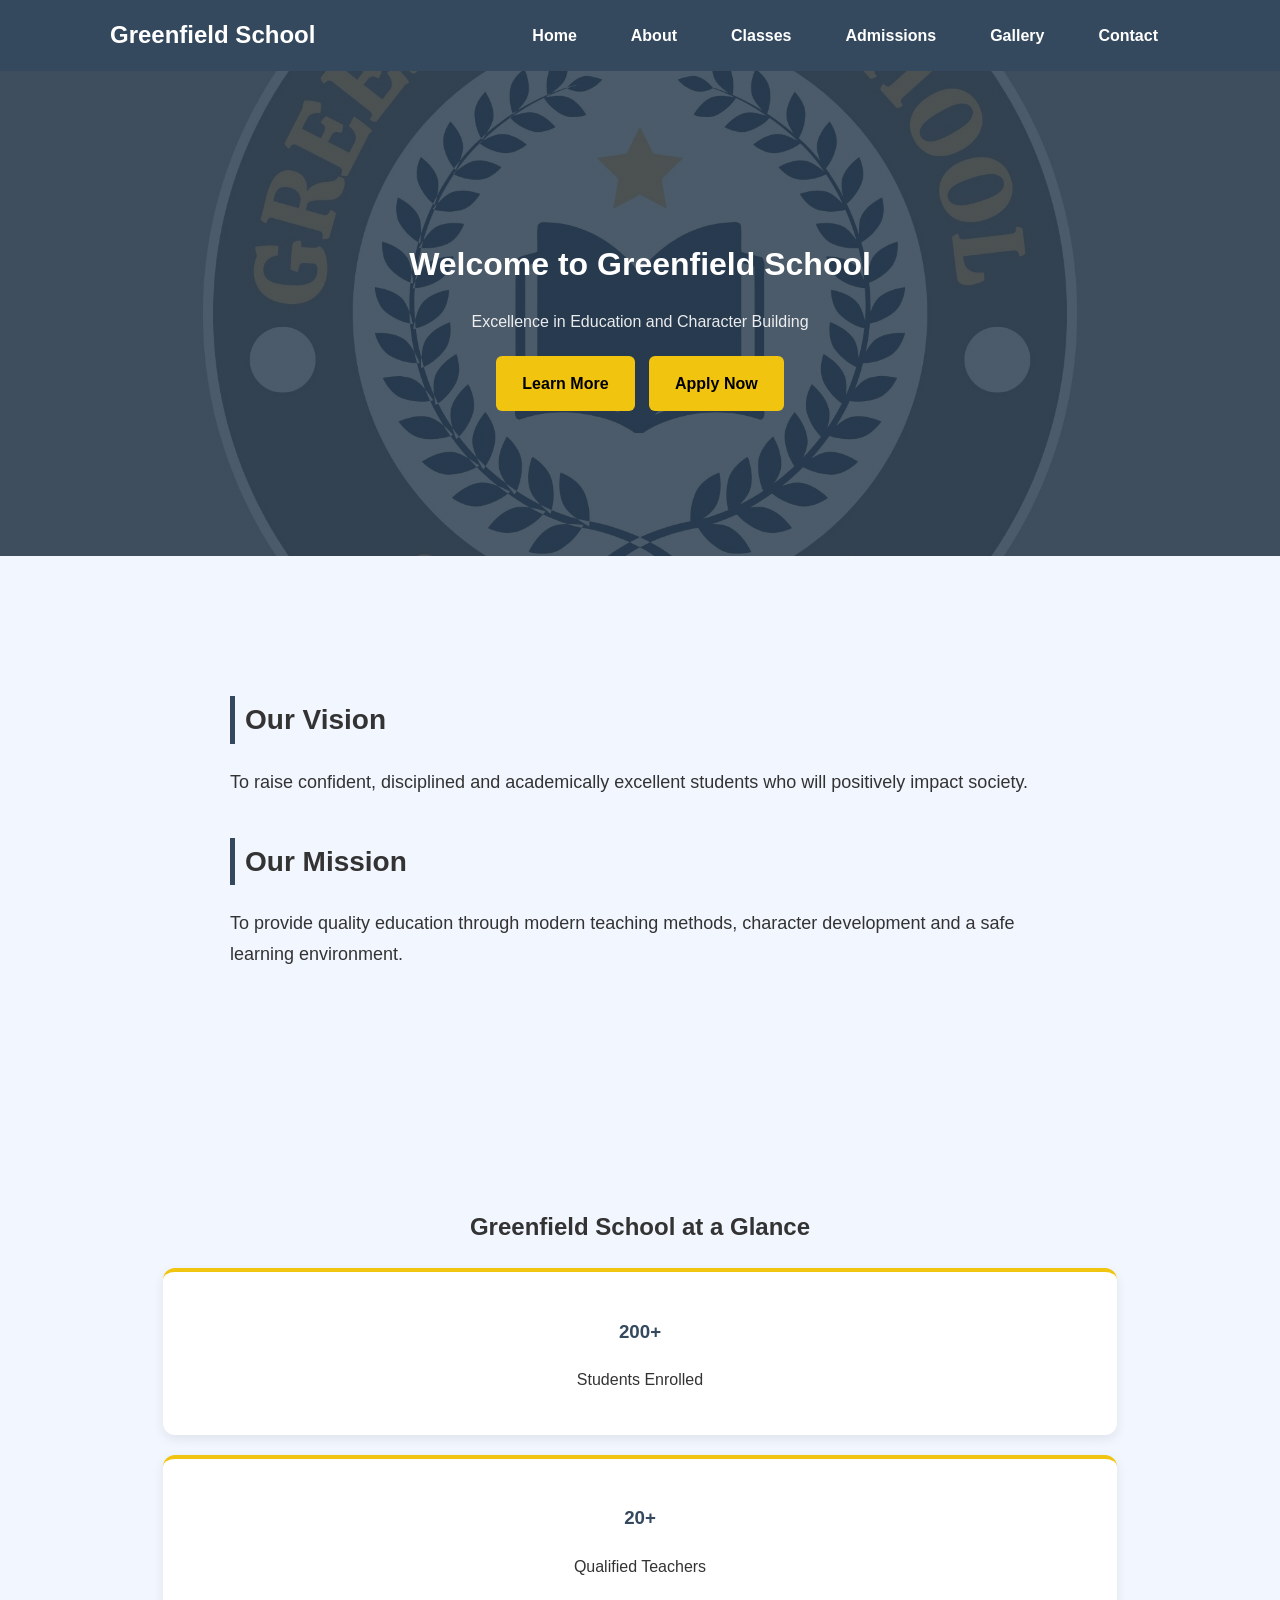
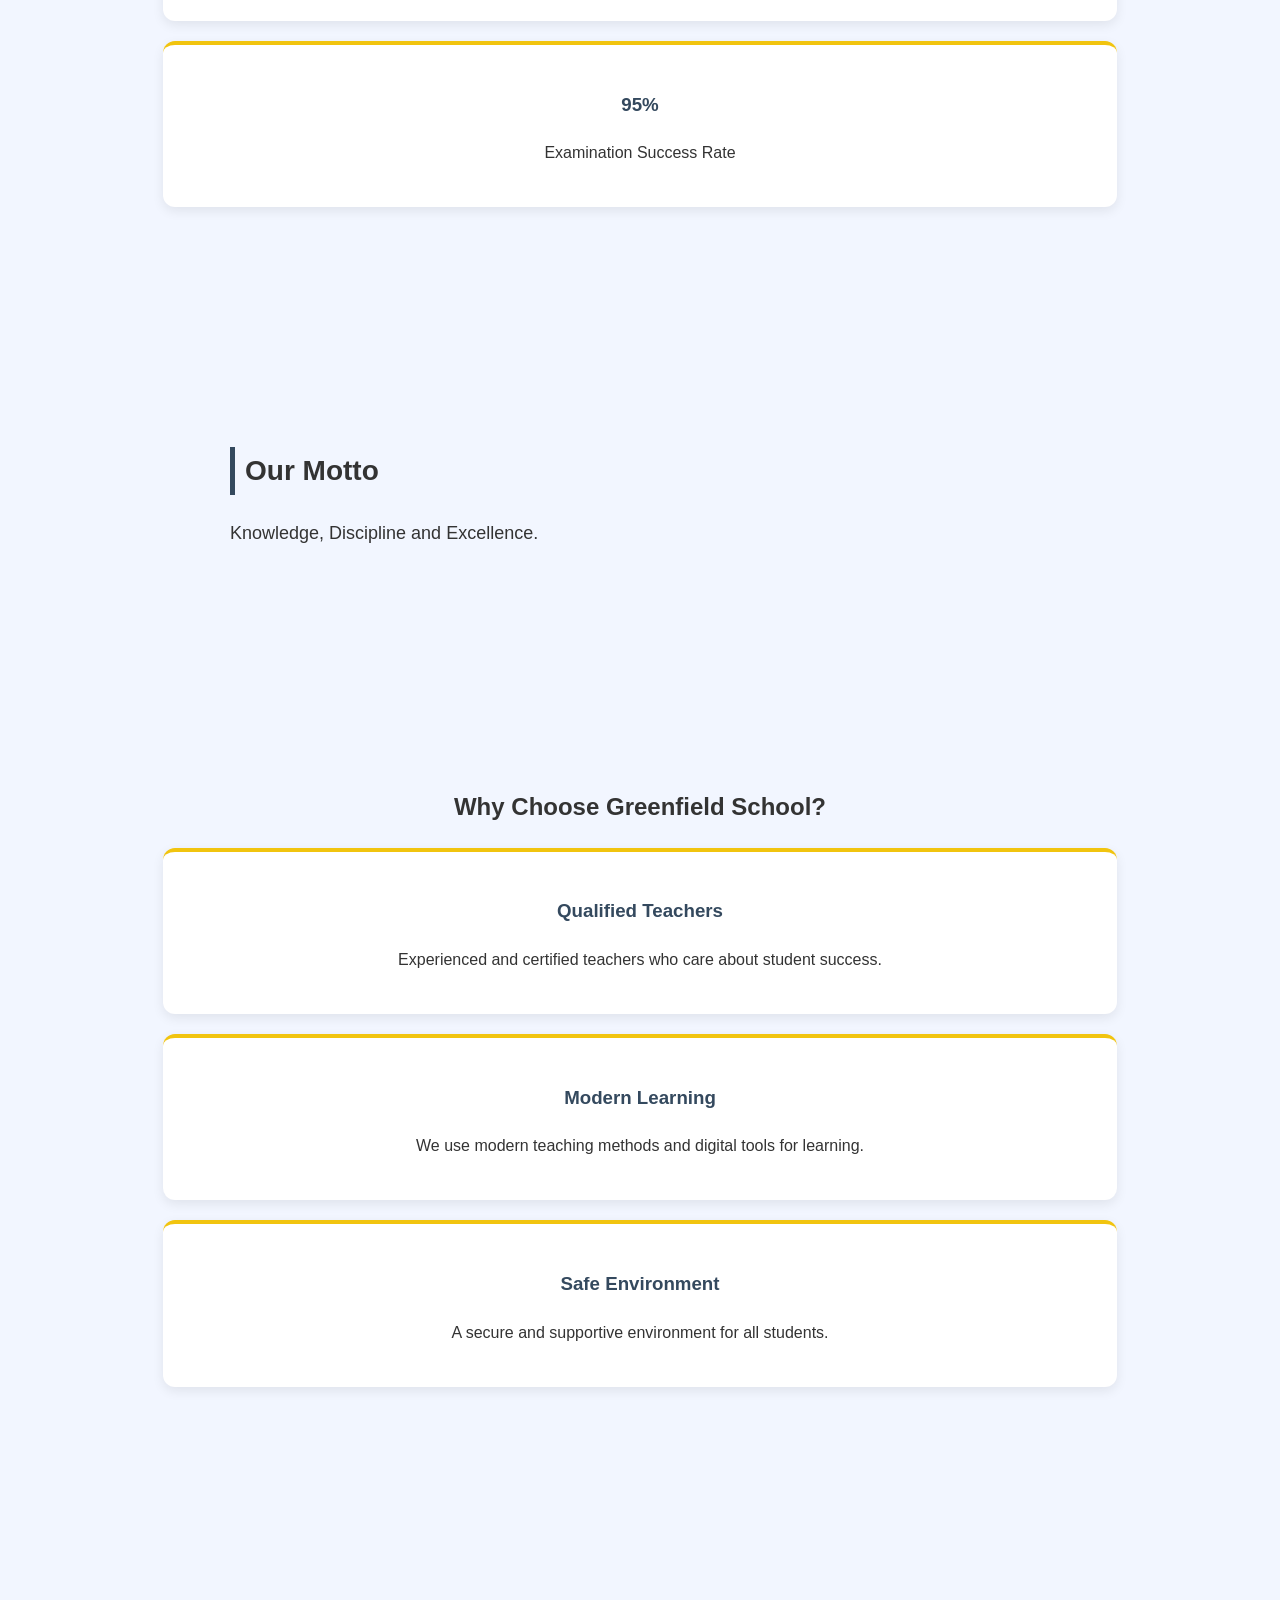
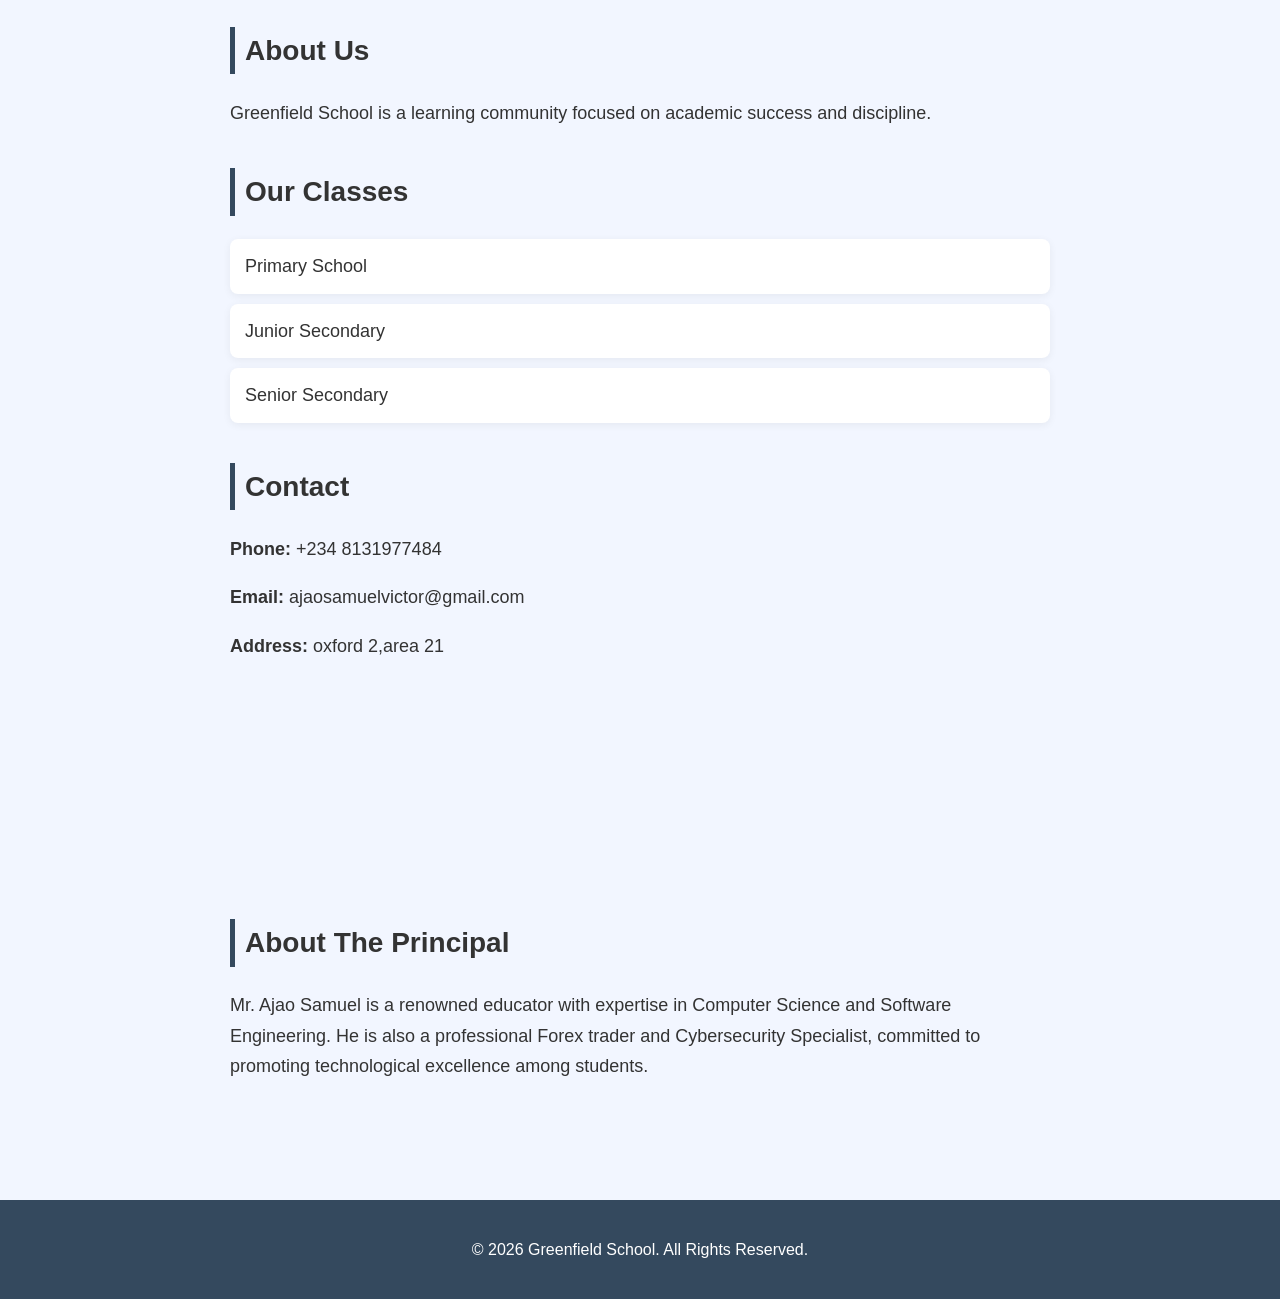
<file: index.html>
<!DOCTYPE html>
<html>
  <head>
    <meta charset="UTF-8">
    <meta name="viewport" content="width=device-width, initial-scale=1.0">
    <title>Greenfield School</title>
    <link rel="stylesheet" href="style.css">
  </head>

<body>

  <nav>
    <div class="container">
  
      <h2 class="logo">Greenfield School</h2>
  
      <ul>
        <li><a href="index.html">Home</a></li>
        <li><a href="about.html">About</a></li>
        <li><a href="classes.html">Classes</a></li>
        <li><a href="admissions.html">Admissions</a></li>
        <li><a href="gallery.html">Gallery</a></li>
        <li><a href="contact.html">Contact</a></li>
      </ul>
  
    </div>
  </nav>

<section class="hero">
  <div class="container">

    <h1>Welcome to Greenfield School</h1>
    <p>Excellence in Education and Character Building</p>

    <a href="about.html" class="btn">Learn More</a>
    <a href="admissions.html" class="btn">Apply Now</a>

  </div>
</section>
<section class="content">
  <div class="container">

    <h2>Our Vision</h2>
    <p>
      To raise confident, disciplined and academically excellent students
      who will positively impact society.
    </p>

    <h2>Our Mission</h2>
    <p>
      To provide quality education through modern teaching methods,
      character development and a safe learning environment.
    </p>

  </div>
</section>
<section class="features">
  <div class="container">

    <h2>Greenfield School at a Glance</h2>

    <div class="feature-row">

      <div class="feature-box">
        <h3>200+</h3>
        <p>Students Enrolled</p>
      </div>

      <div class="feature-box">
        <h3>20+</h3>
        <p>Qualified Teachers</p>
      </div>

      <div class="feature-box">
        <h3>95%</h3>
        <p>Examination Success Rate</p>
      </div>

    </div>

  </div>
</section>

<section class="content">
  <div class="container">
    <h2>Our Motto</h2>
    <p>
      Knowledge, Discipline and Excellence.
    </p>
  </div>
</section>

<section class="features">
  <div class="container">

    <h2>Why Choose Greenfield School?</h2>

    <div class="feature-row">

      <div class="feature-box">
        <h3>Qualified Teachers</h3>
        <p>Experienced and certified teachers who care about student success.</p>
      </div>

      <div class="feature-box">
        <h3>Modern Learning</h3>
        <p>We use modern teaching methods and digital tools for learning.</p>
      </div>

      <div class="feature-box">
        <h3>Safe Environment</h3>
        <p>A secure and supportive environment for all students.</p>
      </div>

    </div>

  </div>
</section>

<section class="content">
  <div class="container">

    <h2>About Us</h2>
    <p>Greenfield School is a learning community focused on academic success and discipline.</p>

    <h2>Our Classes</h2>
    <ul>
      <li>Primary School</li>
      <li>Junior Secondary</li>
      <li>Senior Secondary</li>
    </ul>

    <h2>Contact</h2>

<p><strong>Phone:</strong> +234 8131977484</p>

<p><strong>Email:</strong> ajaosamuelvictor@gmail.com</p>

<p><strong>Address:</strong> oxford 2,area 21</p>

  </div>
</section>

<section class="content">
  <div class="container">

    <h2>About The Principal</h2>
<p>
  Mr. Ajao Samuel is a renowned educator with expertise in Computer Science and Software Engineering.
  He is also a professional Forex trader and Cybersecurity Specialist, committed to promoting
  technological excellence among students.
</p>

  </div>
</section>
<footer>
  <div class="container">
    <p>&copy; 2026 Greenfield School. All Rights Reserved.</p>
  </div>
</footer>


</body>
</html>
</file>
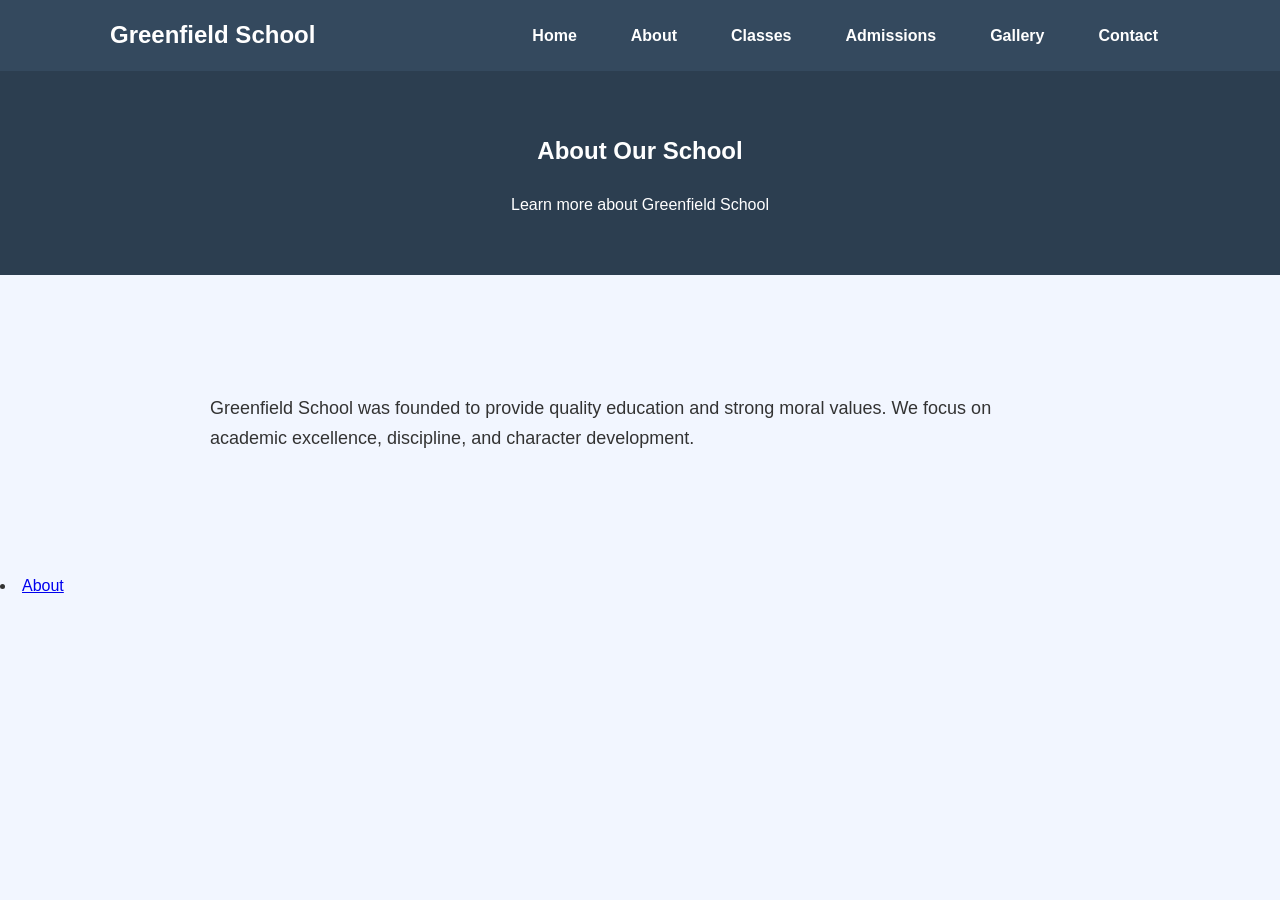
<file: about.html>
<!DOCTYPE html>
<html>
<head>
  <title>About Us - Greenfield School</title>
  <link rel="stylesheet" href="style.css">
</head>
<body>

  <nav>
    <div class="container">
  
      <h2 class="logo">Greenfield School</h2>
  
      <ul>
        <li><a href="index.html">Home</a></li>
        <li><a href="about.html">About</a></li>
        <li><a href="classes.html">Classes</a></li>
        <li><a href="admissions.html">Admissions</a></li>
        <li><a href="gallery.html">Gallery</a></li>
        <li><a href="contact.html">Contact</a></li>
      </ul>
  
    </div>
  </nav>

<section class="page-header">
  <h1>About Our School</h1>
  <p>Learn more about Greenfield School</p>
</section>

<section class="content">
  <p>
    Greenfield School was founded to provide quality education and strong moral values.
    We focus on academic excellence, discipline, and character development.
  </p>
</section>
<li><a href="about.html" class="active">About</a></li>

</body>
</html>
</file>
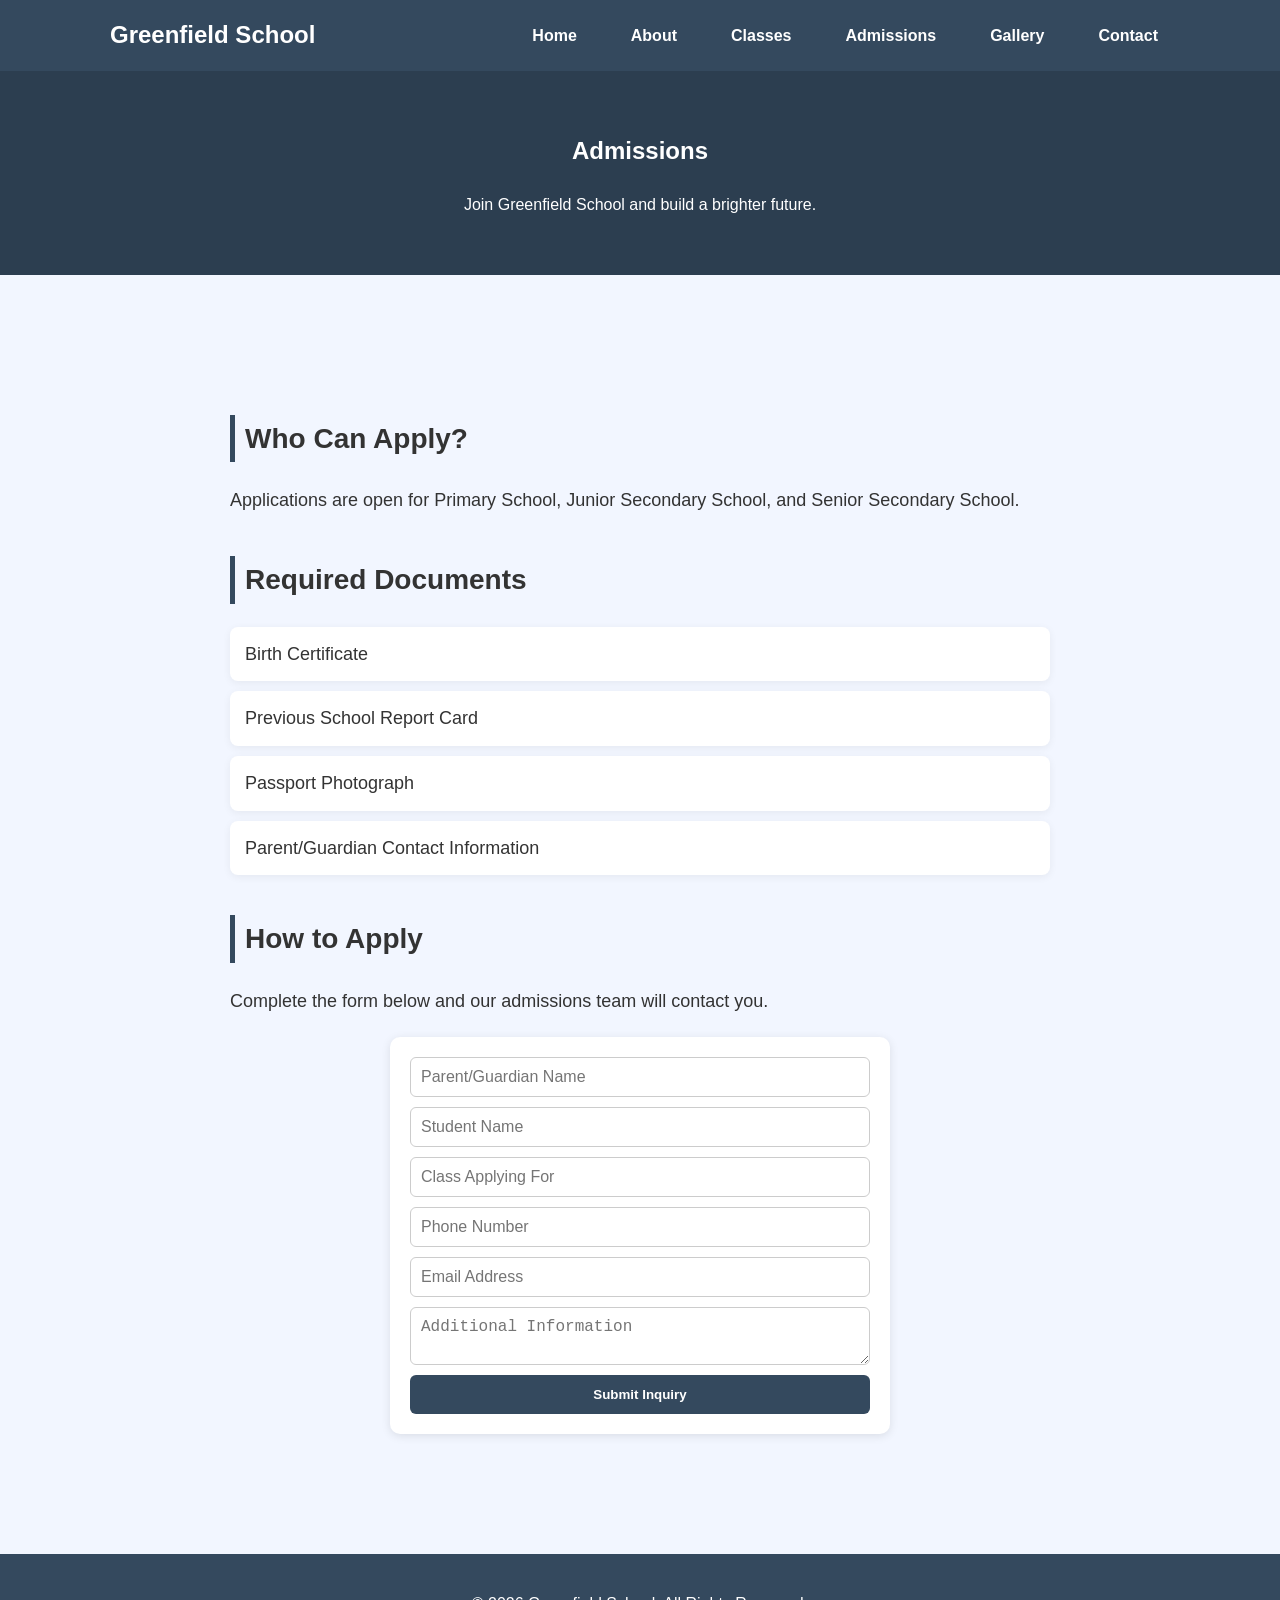
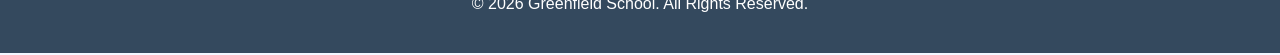
<file: admissions.html>
<!DOCTYPE html>
<html>
<head>
  <meta charset="UTF-8">
  <meta name="viewport" content="width=device-width, initial-scale=1.0">
  <title>Admissions - Greenfield School</title>
  <link rel="stylesheet" href="style.css">
</head>
<body>

    <nav>
        <div class="container">
      
          <h2 class="logo">Greenfield School</h2>
      
          <ul>
            <li><a href="index.html">Home</a></li>
            <li><a href="about.html">About</a></li>
            <li><a href="classes.html">Classes</a></li>
            <li><a href="admissions.html">Admissions</a></li>
            <li><a href="gallery.html">Gallery</a></li>
            <li><a href="contact.html">Contact</a></li>
          </ul>
      
        </div>
      </nav>

<section class="page-header">
  <div class="container">
    <h1>Admissions</h1>
    <p>Join Greenfield School and build a brighter future.</p>
  </div>
</section>

<section class="content">
  <div class="container">

    <h2>Who Can Apply?</h2>
    <p>
      Applications are open for Primary School,
      Junior Secondary School, and Senior Secondary School.
    </p>

    <h2>Required Documents</h2>
    <ul>
      <li>Birth Certificate</li>
      <li>Previous School Report Card</li>
      <li>Passport Photograph</li>
      <li>Parent/Guardian Contact Information</li>
    </ul>

    <h2>How to Apply</h2>

<p>
  Complete the form below and our admissions team will contact you.
</p>

<form class="contact-form">

  <input type="text" placeholder="Parent/Guardian Name" required>

  <input type="text" placeholder="Student Name" required>

  <input type="text" placeholder="Class Applying For" required>

  <input type="tel" placeholder="Phone Number" required>

  <input type="email" placeholder="Email Address">

  <textarea placeholder="Additional Information"></textarea>

  <button type="submit">Submit Inquiry</button>

</form>

  </div>
</section>

<footer>
  <div class="container">
    <p>&copy; 2026 Greenfield School. All Rights Reserved.</p>
  </div>
</footer>

</body>
</html>
</file>
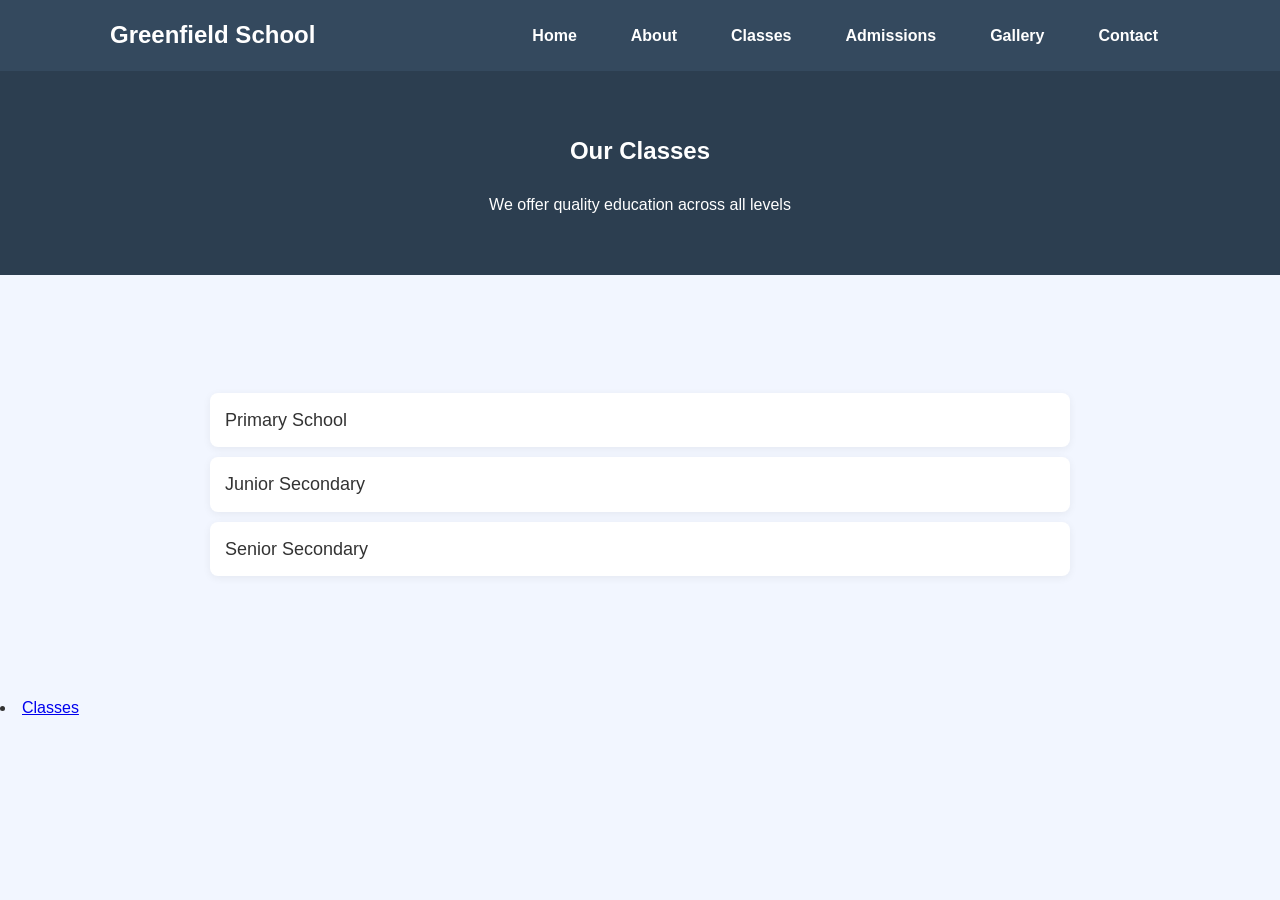
<file: classes.html>
<!DOCTYPE html>
<html>
<head>
  <title>Classes - Greenfield School</title>
  <link rel="stylesheet" href="style.css">
</head>
<body>

  <nav>
    <div class="container">
  
      <h2 class="logo">Greenfield School</h2>
  
      <ul>
        <li><a href="index.html">Home</a></li>
        <li><a href="about.html">About</a></li>
        <li><a href="classes.html">Classes</a></li>
        <li><a href="admissions.html">Admissions</a></li>
        <li><a href="gallery.html">Gallery</a></li>
        <li><a href="contact.html">Contact</a></li>
      </ul>
  
    </div>
  </nav>

<section class="page-header">
  <h1>Our Classes</h1>
  <p>We offer quality education across all levels</p>
</section>

<section class="content">
  <ul>
    <li>Primary School</li>
    <li>Junior Secondary</li>
    <li>Senior Secondary</li>
  </ul>
</section>
<li><a href="classes.html" class="active">Classes</a></li>

</body>
</html>
</file>
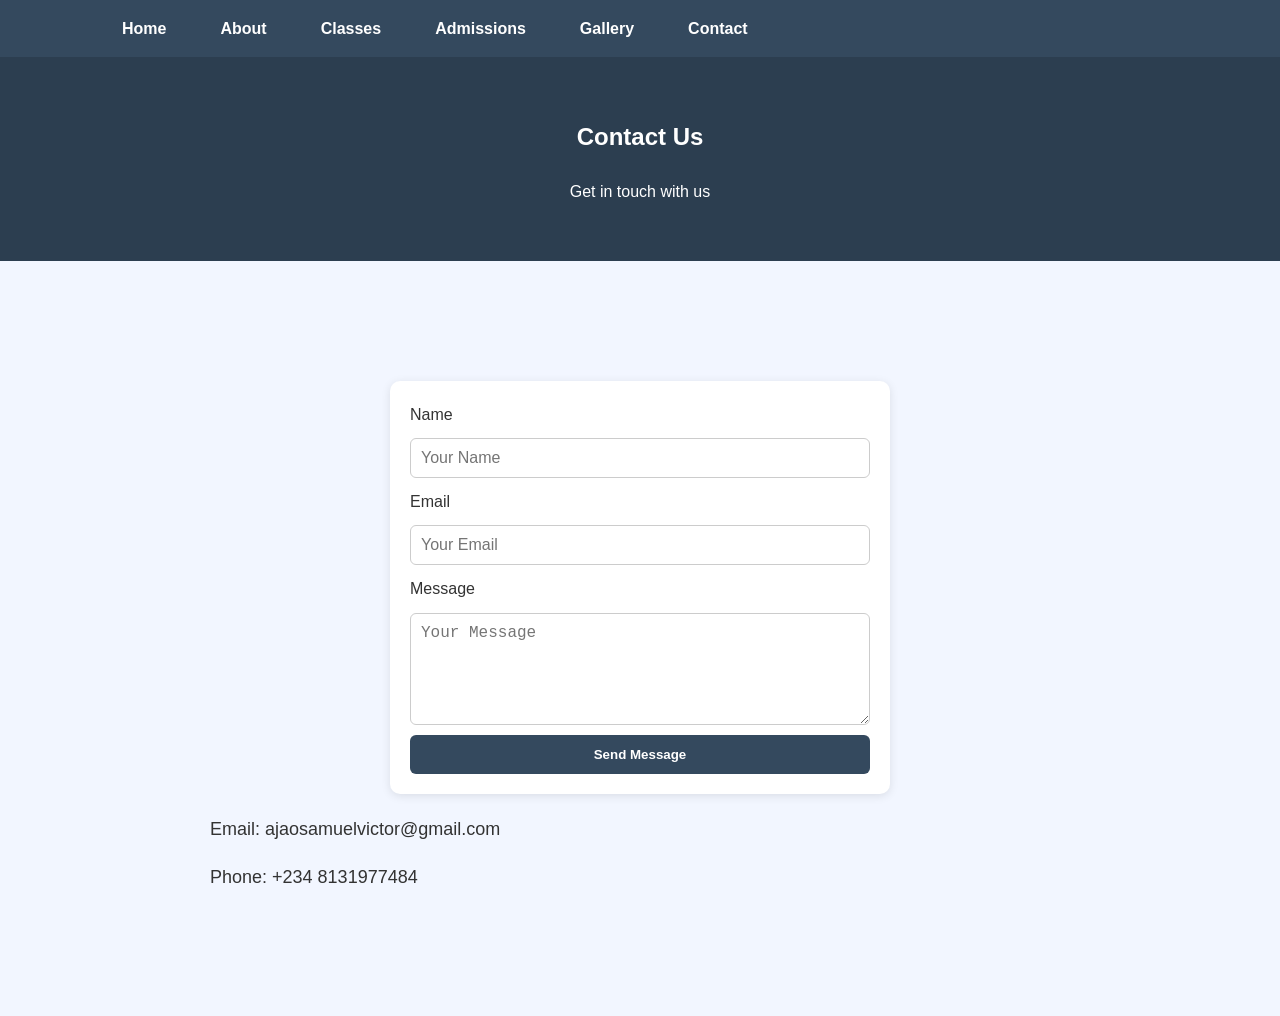
<file: contact.html>
<!DOCTYPE html>
<html>
<head>
  <title>Contact - Greenfield School</title>
  <link rel="stylesheet" href="style.css">
</head>

<body>

<nav>
  <div class="container">
    <ul>
      <li><a href="index.html">Home</a></li>
      <li><a href="about.html">About</a></li>
      <li><a href="classes.html">Classes</a></li>
      <li><a href="admissions.html">Admissions</a></li>
      <li><a href="gallery.html">Gallery</a></li>
      <li><a href="contact.html">Contact</a></li>
    </ul>
  </div>
</nav>

<section class="page-header">
  <h1>Contact Us</h1>
  <p>Get in touch with us</p>
</section>

<section class="content">

  <form class="contact-form" action="https://formspree.io/f/xrevkagw" method="POST">

    <label>Name</label>
    <input type="text" name="name" placeholder="Your Name" required>

    <label>Email</label>
    <input type="email" name="email" placeholder="Your Email" required>

    <label>Message</label>
    <textarea name="message" rows="5" placeholder="Your Message" required></textarea>

    <button type="submit">Send Message</button>

  </form>

  <p>Email: ajaosamuelvictor@gmail.com</p>
  <p>Phone: +234 8131977484</p>

</section>

<script src="script.js"></script>

</body>
</html>
</file>
<file: style.css>
/* GLOBAL RESET */
* {
  box-sizing: border-box;
}

body {
  font-family: 'Segoe UI', Tahoma, Geneva, Verdana, sans-serif;
  background-color: #f2f6ff;
  margin: 0;
  padding: 0;
  color: #333;
  line-height: 1.7;
}

html {
  scroll-behavior: smooth;
}

/* CONTAINER */
.container {
  max-width: 1100px;
  margin: auto;
  padding: 0 20px;
}

/* NAVIGATION */
nav {
  background-color: #34495e;
  padding: 15px 0;
  position: sticky;
  top: 0;
  z-index: 1000;
}

nav .container {
  display: flex;
  justify-content: space-between;
  align-items: center;
}

nav ul {
  list-style: none;
  display: flex;
  gap: 30px;
  margin: 0;
  padding: 0;
}

nav ul li a {
  color: white;
  text-decoration: none;
  font-weight: bold;
  padding: 8px 12px;
  border-radius: 5px;
  transition: 0.3s ease;
}

nav ul li a:hover {
  background-color: #f1c40f;
  color: black;
}
.logo {
  color: white;
  margin: 0;
  font-size: 24px;
}

/* HERO */
.hero {
  background: linear-gradient(rgba(44, 62, 80, 0.85), rgba(44, 62, 80, 0.85)),
              url('images/school.jpg.jpg') center/cover no-repeat;
  color: white;
  padding: 140px 20px;
  @media (max-width: 768px) {

    .hero {
      padding: 80px 20px;
    }
  
    .hero h1 {
      font-size: 30px;
    }
  
    .hero p {
      font-size: 16px;
    }
  
  }
  text-align: center;
}

.hero h1 {
  font-size: 52px;
  margin-bottom: 10px;
}

.hero p {
  font-size: 20px;
  opacity: 0.9;
}

/* BUTTON */
.btn {
  display: inline-block;
  margin-top: 15px;
  padding: 14px 26px;
  background-color: #f1c40f;
  color: black;
  text-decoration: none;
  border-radius: 6px;
  font-weight: bold;
  transition: 0.3s ease;
}

.btn:hover {
  transform: scale(1.05);
  background-color: #d4ac0d;
}

/* SECTIONS */
section {
  padding: 100px 20px;
}

/* FEATURES */
.features {
  text-align: center;
  background-color: #f2f6ff;
}

.feature-row {
  display: flex;
  gap: 20px;
  justify-content: center;
  flex-wrap: wrap;
}
.feature-box h3 {
  color: #34495e;
}

.feature-box {
  border-top: 4px solid #f1c40f;
}

.feature-box {
  background-color: white;
  padding: 25px;
  width: 260px;
  border-radius: 12px;
  box-shadow: 0 4px 12px rgba(0,0,0,0.08);
  transition: 0.3s ease;
}

.feature-box:hover {
  transform: translateY(-8px);
  box-shadow: 0 8px 20px rgba(0,0,0,0.15);
}

/* CONTENT */
.content {
  max-width: 900px;
  margin: auto;
}

.content h2 {
  margin-top: 40px;
  font-size: 28px;
  border-left: 5px solid #34495e;
  padding-left: 10px;
}

.content p,
.content ul {
  font-size: 18px;
}

.content ul {
  list-style: none;
  padding: 0;
}

.content ul li {
  background: white;
  margin: 10px 0;
  padding: 12px 15px;
  border-radius: 8px;
  box-shadow: 0 2px 8px rgba(0,0,0,0.06);
}

/* PAGE HEADER */
.page-header {
  background-color: #2c3e50;
  color: white;
  padding: 40px 20px;
  text-align: center;
}

/* RESPONSIVE */
@media (max-width: 768px) {

  nav .container {
    flex-direction: column;
    text-align: center;
  }

  nav ul {
    flex-wrap: wrap;
    justify-content: center;
    gap: 10px;
  }

}

  .hero h1 {
    font-size: 32px;
  }

  .hero p {
    font-size: 16px;
  }

  .feature-row {
    flex-direction: column;
    align-items: center;
  }

  .feature-box {
    width: 90%;
  }

.content p {
  transition: 0.3s ease;
}
footer {
  background-color: #34495e;
  color: white;
  text-align: center;
  padding: 20px;
}
nav ul li a.active {
  background-color: #f1c40f;
  color: black;
}
.contact-form {
  max-width: 500px;
  margin: 20px auto;
  display: flex;
  flex-direction: column;
  gap: 10px;
  background: white;
  padding: 20px;
  border-radius: 10px;
  box-shadow: 0 2px 10px rgba(0,0,0,0.1);
}

.contact-form input,
.contact-form textarea {
  padding: 10px;
  border: 1px solid #ccc;
  border-radius: 6px;
  font-size: 16px;
}

.contact-form button {
  padding: 12px;
  background: #34495e;
  color: white;
  border: none;
  border-radius: 6px;
  cursor: pointer;
  font-weight: bold;
}

.contact-form button:hover {
  background: #2c3e50;
}
.hero .btn {
  margin: 5px;
}
@media (max-width: 768px) {

  .btn {
    display: block;
    width: 80%;
    margin: 10px auto;
    text-align: center;
  }

}
.gallery-grid {
  display: grid;
  grid-template-columns: repeat(auto-fit, minmax(250px, 1fr));
  gap: 20px;
  margin-top: 30px;
}

.gallery-item {
  background: white;
  border-radius: 10px;
  overflow: hidden;
  box-shadow: 0 4px 12px rgba(0,0,0,0.1);
  text-align: center;
}

.gallery-item img {
  width: 100%;
  height: 220px;
  object-fit: cover;
}

.gallery-item h3 {
  padding: 15px;
  margin: 0;
}
</file>
